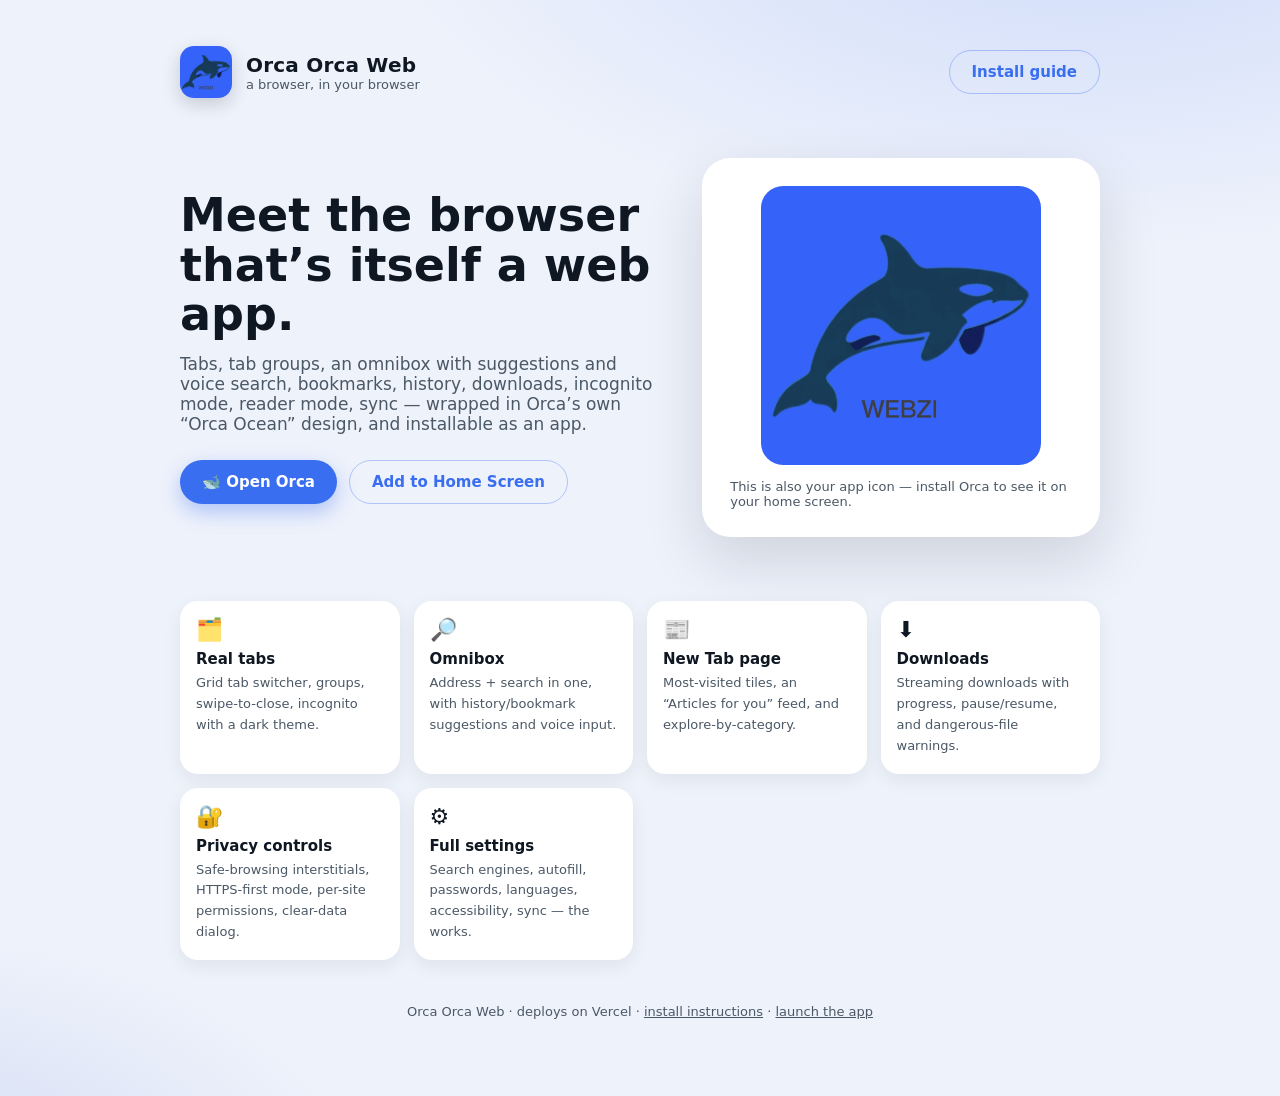
<file: index.html>
<!DOCTYPE html>
<html lang="en">
<head>
<meta charset="utf-8">
<meta name="viewport" content="width=device-width, initial-scale=1, viewport-fit=cover">
<title>Orca Orca Web — a browser in the browser</title>
<meta name="description" content="Orca Orca Web: tabbed browsing, omnibox, bookmarks, history, downloads, incognito, sync — as an installable PWA.">
<meta name="theme-color" content="#3a6ef0">
<link rel="manifest" href="/manifest.webmanifest">
<link rel="icon" type="image/png" sizes="32x32" href="/icons/favicon-32.png">
<link rel="icon" type="image/jpeg" href="/IMG_7168.jpeg">
<link rel="apple-touch-icon" href="/icons/apple-touch-icon.png">
<link rel="stylesheet" href="/css/site.css">
</head>
<body>
<div class="wrap">
  <header class="site-header">
    <img src="/IMG_7168.jpeg" alt="Orca Orca Web logo">
    <div class="names"><b>Orca Orca Web</b><span>a browser, in your browser</span></div>
    <div class="spacer"></div>
    <a class="btn ghost" href="/onboard">Install guide</a>
  </header>

  <section class="hero">
    <div>
      <h1>Meet the browser that’s itself a web app.</h1>
      <p class="lede">Tabs, tab groups, an omnibox with suggestions and voice search, bookmarks, history, downloads, incognito mode, reader mode, sync — wrapped in Orca’s own “Orca Ocean” design, and installable as an app.</p>
      <div class="cta-row">
        <a class="btn" href="/pwa">🐋 Open Orca</a>
        <a class="btn ghost" href="/onboard">Add to Home Screen</a>
      </div>
    </div>
    <figure class="logo-card" style="margin:0">
      <img src="/IMG_7168.jpeg" alt="The Orca Orca Web app icon">
      <figcaption>This is also your app icon — install Orca to see it on your home screen.</figcaption>
    </figure>
  </section>

  <div class="feat-grid">
    <div class="feat"><div class="ic">🗂️</div><b>Real tabs</b><span>Grid tab switcher, groups, swipe-to-close, incognito with a dark theme.</span></div>
    <div class="feat"><div class="ic">🔎</div><b>Omnibox</b><span>Address + search in one, with history/bookmark suggestions and voice input.</span></div>
    <div class="feat"><div class="ic">📰</div><b>New Tab page</b><span>Most-visited tiles, an “Articles for you” feed, and explore-by-category.</span></div>
    <div class="feat"><div class="ic">⬇️</div><b>Downloads</b><span>Streaming downloads with progress, pause/resume, and dangerous-file warnings.</span></div>
    <div class="feat"><div class="ic">🔐</div><b>Privacy controls</b><span>Safe-browsing interstitials, HTTPS-first mode, per-site permissions, clear-data dialog.</span></div>
    <div class="feat"><div class="ic">⚙️</div><b>Full settings</b><span>Search engines, autofill, passwords, languages, accessibility, sync — the works.</span></div>
  </div>

  <footer class="site-footer">
    <p>Orca Orca Web · deploys on Vercel · <a href="/onboard">install instructions</a> · <a href="/pwa">launch the app</a></p>
  </footer>
</div>
</body>
</html>
</file>
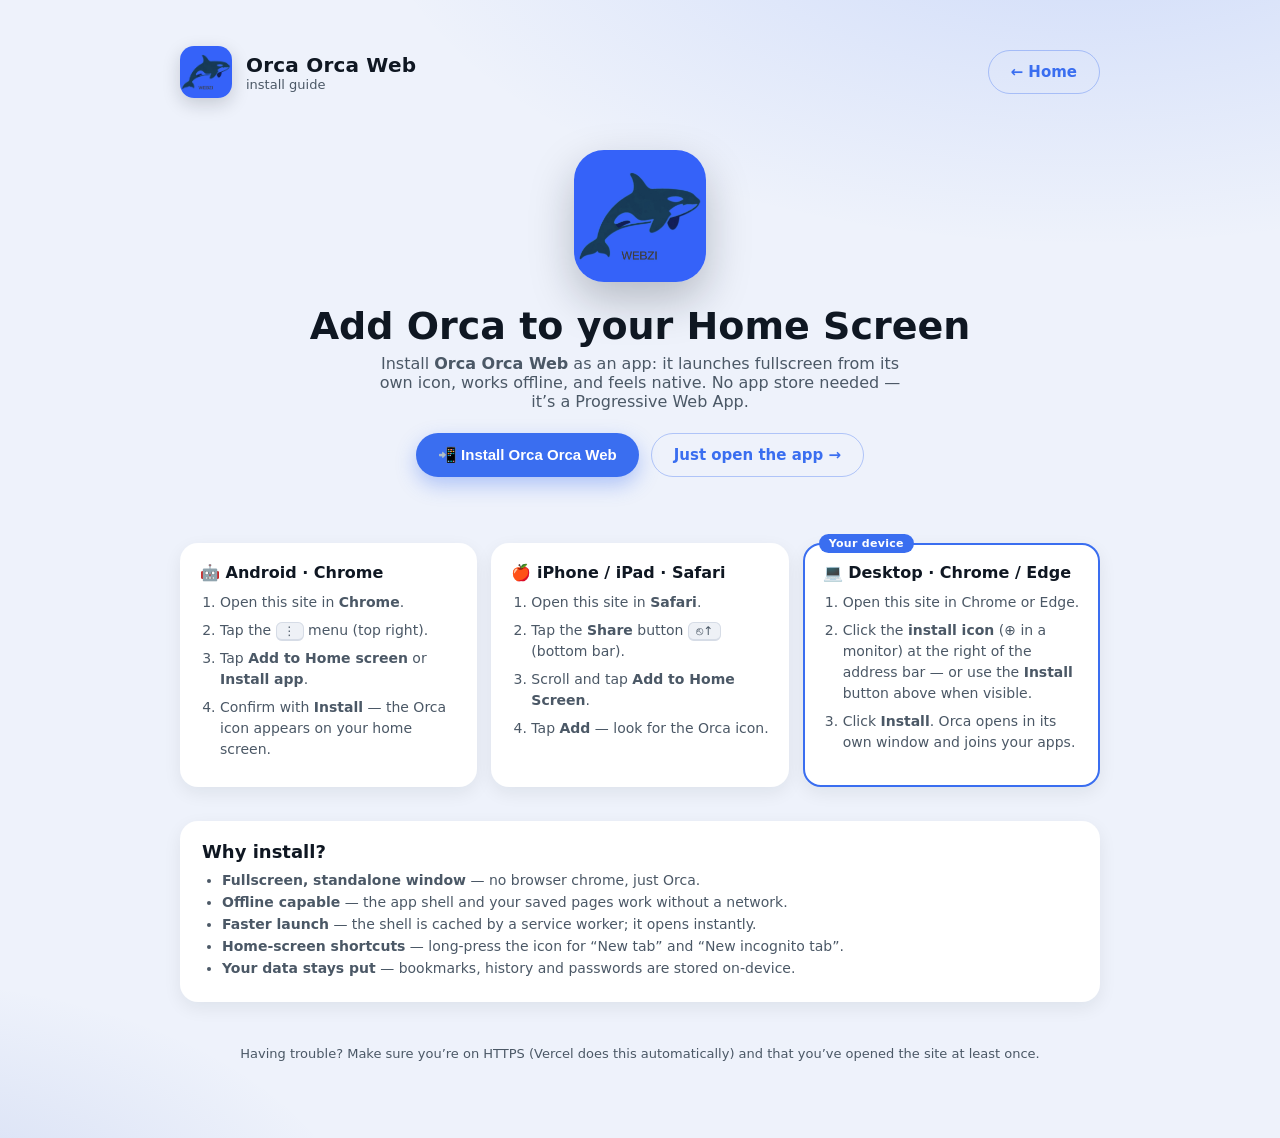
<file: onboard.html>
<!DOCTYPE html>
<html lang="en">
<head>
<meta charset="utf-8">
<meta name="viewport" content="width=device-width, initial-scale=1, viewport-fit=cover">
<title>Install Orca Orca Web — Add to Home Screen</title>
<meta name="description" content="Add Orca Orca Web to your home screen and use it like a native browser app.">
<meta name="theme-color" content="#3a6ef0">
<link rel="manifest" href="/manifest.webmanifest">
<link rel="icon" type="image/png" sizes="32x32" href="/icons/favicon-32.png">
<link rel="icon" type="image/jpeg" href="/IMG_7168.jpeg">
<link rel="apple-touch-icon" href="/icons/apple-touch-icon.png">
<meta name="mobile-web-app-capable" content="yes">
<meta name="apple-mobile-web-app-capable" content="yes">
<meta name="apple-mobile-web-app-status-bar-style" content="black-translucent">
<meta name="apple-mobile-web-app-title" content="Orca">
<link rel="stylesheet" href="/css/site.css">
</head>
<body>
<div class="wrap">
  <header class="site-header">
    <img src="/IMG_7168.jpeg" alt="Orca Orca Web logo">
    <div class="names"><b>Orca Orca Web</b><span>install guide</span></div>
    <div class="spacer"></div>
    <a class="btn ghost" href="/">← Home</a>
  </header>

  <section class="onboard-hero">
    <img class="appicon" src="/IMG_7168.jpeg" alt="Orca app icon">
    <h1>Add Orca to your Home Screen</h1>
    <p>Install <b>Orca Orca Web</b> as an app: it launches fullscreen from its own icon, works offline, and feels native. No app store needed — it’s a Progressive Web App.</p>
    <div class="install-row">
      <button class="btn" id="install-btn" hidden>📲 Install Orca Orca Web</button>
      <a class="btn ghost" href="/pwa">Just open the app →</a>
    </div>
    <div class="install-note" id="install-note"></div>
  </section>

  <div class="steps">
    <div class="step-card" data-platform="android">
      <h3>🤖 Android · Chrome</h3>
      <ol>
        <li>Open this site in <b>Chrome</b>.</li>
        <li>Tap the <kbd>⋮</kbd> menu (top right).</li>
        <li>Tap <b>Add to Home screen</b> or <b>Install app</b>.</li>
        <li>Confirm with <b>Install</b> — the Orca icon appears on your home screen.</li>
      </ol>
    </div>
    <div class="step-card" data-platform="ios">
      <h3>🍎 iPhone / iPad · Safari</h3>
      <ol>
        <li>Open this site in <b>Safari</b>.</li>
        <li>Tap the <b>Share</b> button <kbd>⎋↑</kbd> (bottom bar).</li>
        <li>Scroll and tap <b>Add to Home Screen</b>.</li>
        <li>Tap <b>Add</b> — look for the Orca icon.</li>
      </ol>
    </div>
    <div class="step-card" data-platform="desktop">
      <h3>💻 Desktop · Chrome / Edge</h3>
      <ol>
        <li>Open this site in Chrome or Edge.</li>
        <li>Click the <b>install icon</b> (⊕ in a monitor) at the right of the address bar — or use the <b>Install</b> button above when visible.</li>
        <li>Click <b>Install</b>. Orca opens in its own window and joins your apps.</li>
      </ol>
    </div>
  </div>

  <div class="why">
    <h2>Why install?</h2>
    <ul>
      <li><b>Fullscreen, standalone window</b> — no browser chrome, just Orca.</li>
      <li><b>Offline capable</b> — the app shell and your saved pages work without a network.</li>
      <li><b>Faster launch</b> — the shell is cached by a service worker; it opens instantly.</li>
      <li><b>Home-screen shortcuts</b> — long-press the icon for “New tab” and “New incognito tab”.</li>
      <li><b>Your data stays put</b> — bookmarks, history and passwords are stored on-device.</li>
    </ul>
  </div>

  <footer class="site-footer">
    <p>Having trouble? Make sure you’re on HTTPS (Vercel does this automatically) and that you’ve opened the site at least once.</p>
  </footer>
</div>
<script src="/js/onboard.js" defer></script>
</body>
</html>
</file>
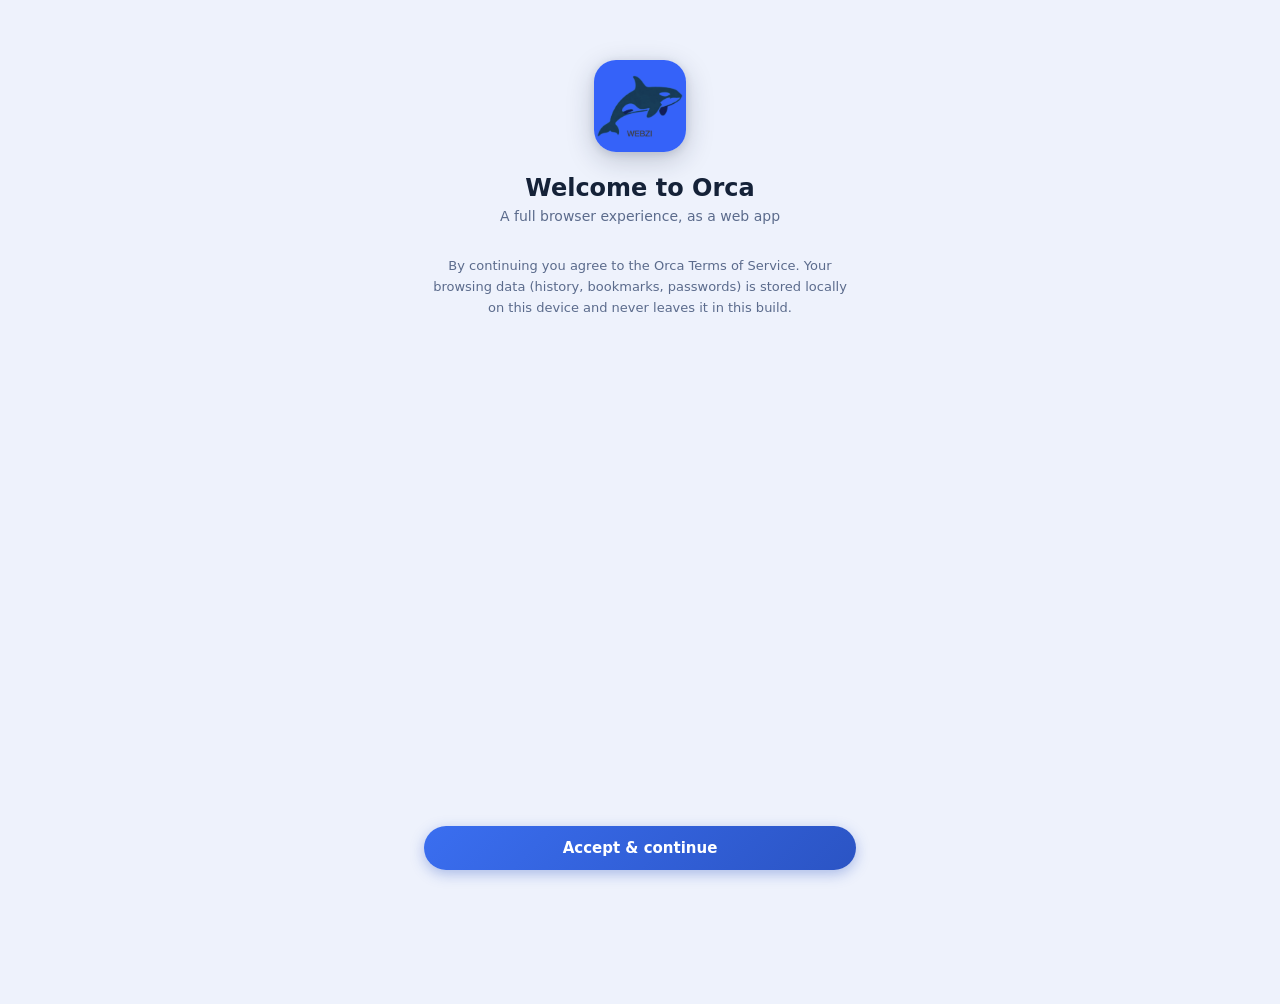
<file: pwa.html>
<!DOCTYPE html>
<html lang="en">
<head>
<meta charset="utf-8">
<meta name="viewport" content="width=device-width, initial-scale=1, viewport-fit=cover">
<title>Orca Orca Web</title>
<meta name="description" content="Orca Orca Web — a Chrome-style browser experience as an installable web app.">
<meta name="theme-color" content="#3a6ef0">
<link rel="manifest" href="/manifest.webmanifest">
<link rel="icon" type="image/png" sizes="32x32" href="/icons/favicon-32.png">
<link rel="icon" type="image/jpeg" href="/IMG_7168.jpeg">
<link rel="apple-touch-icon" href="/icons/apple-touch-icon.png">
<meta name="mobile-web-app-capable" content="yes">
<meta name="apple-mobile-web-app-capable" content="yes">
<meta name="apple-mobile-web-app-status-bar-style" content="black-translucent">
<meta name="apple-mobile-web-app-title" content="Orca">
<link rel="stylesheet" href="/css/browser.css">
</head>
<body>

<div id="splash" aria-hidden="true">
  <div class="box">
    <img src="/IMG_7168.jpeg" alt="Orca Orca Web logo">
    <div class="name">Orca Orca Web</div>
    <div class="spin"></div>
  </div>
</div>

<div id="app">
  <!-- top (or bottom) toolbar -->
  <header id="toolbar">
    <div class="toolbar-row">
      <button id="btn-home" class="tbtn" title="Home" aria-label="Home"></button>
      <button id="btn-back" class="tbtn wide-only" title="Back" aria-label="Back"></button>
      <button id="btn-fwd" class="tbtn wide-only" title="Forward" aria-label="Forward"></button>
      <button id="btn-reload" class="tbtn wide-only" title="Reload" aria-label="Reload"></button>
      <div id="omnibox">
        <button id="omni-lock" title="Page info" aria-label="Page info"></button>
        <input id="omni-input" type="text" placeholder="Search or type web address" autocomplete="off" autocapitalize="off" spellcheck="false" enterkeyhint="go" aria-label="Address and search bar">
        <button id="omni-clear" title="Clear" aria-label="Clear input"></button>
        <button id="omni-mic" title="Voice search" aria-label="Voice search"></button>
      </div>
      <button id="tab-count" title="Switch tabs" aria-label="Switch tabs"><span class="box">1</span><span class="incog-dot"></span></button>
      <button id="btn-menu" class="tbtn" title="Menu" aria-label="Menu"></button>
    </div>
    <div id="progress"><div class="bar"></div></div>
  </header>

  <!-- suggestions dropdown -->
  <div id="suggest" role="listbox" aria-label="Suggestions"></div>

  <!-- translate infobar -->
  <div id="translate-bar" class="infobar" style="display:none"></div>

  <!-- find in page -->
  <div id="findbar">
    <input id="find-input" type="text" placeholder="Find in page" aria-label="Find in page">
    <span id="find-count" class="count"></span>
    <button id="find-prev" class="tbtn" title="Previous" aria-label="Previous match"></button>
    <button id="find-next" class="tbtn" title="Next" aria-label="Next match"></button>
    <button id="find-close" class="tbtn" title="Close" aria-label="Close find"></button>
  </div>

  <!-- tab content -->
  <main id="content">
    <div id="ptr" aria-hidden="true"></div>
  </main>
  <div id="split-bar"></div>

  <!-- tab switcher -->
  <div id="switcher" role="dialog" aria-label="Tab switcher">
    <div class="sw-head">
      <div class="sw-seg">
        <button id="sw-seg-normal" class="on">Tabs</button>
        <button id="sw-seg-incog">Incognito</button>
      </div>
      <div class="spacer"></div>
      <button id="sw-menu" class="tbtn" title="Tab options" aria-label="Tab options"></button>
      <button id="sw-close" class="tbtn" title="Done" aria-label="Done"></button>
    </div>
    <div class="sw-grid" id="sw-grid"></div>
    <button id="sw-new" class="sw-new">＋ New tab</button>
  </div>

  <!-- contextual search -->
  <div id="cs-peek"><span></span></div>
  <div id="cs-panel">
    <div class="cs-head">
      <span class="q"></span>
      <button id="cs-close" class="tbtn" title="Close" aria-label="Close"></button>
    </div>
    <div class="cs-body"></div>
  </div>

  <!-- app menu -->
  <div id="menu-pop" role="menu" aria-label="Browser menu"></div>

  <!-- snackbars -->
  <div id="snacks" aria-live="polite"></div>

  <!-- overlays -->
  <div id="modal-root"></div>
  <div id="ctx-root"></div>
  <div id="tip-layer"></div>

  <!-- first-run experience -->
  <div id="fre" role="dialog" aria-label="Welcome"></div>
</div>

<script type="module" src="/js/pwa/app/main.js"></script>
<script>
  // static icon injection for toolbar buttons (mirrors utils.js ICONS)
  (function () {
    const I = {
      back: 'M20 11H7.83l5.59-5.59L12 4l-8 8 8 8 1.41-1.41L7.83 13H20v-2z',
      forward: 'M12 4l-1.41 1.41L16.17 11H4v2h12.17l-5.58 5.59L12 20l8-8-8-8z',
      reload: 'M17.65 6.35A7.95 7.95 0 0 0 12 4a8 8 0 1 0 7.73 10h-2.08A6 6 0 1 1 12 6c1.66 0 3.14.69 4.22 1.78L13 11h7V4l-2.35 2.35z',
      home: 'M10 20v-6h4v6h5v-8h3L12 3 2 12h3v8z',
      menu: 'M12 8c1.1 0 2-.9 2-2s-.9-2-2-2-2 .9-2 2 .9 2 2 2zm0 2c-1.1 0-2 .9-2 2s.9 2 2 2 2-.9 2-2-.9-2-2-2zm0 6c-1.1 0-2 .9-2 2s.9 2 2 2 2-.9 2-2-.9-2-2-2z',
      lock: 'M18 8h-1V6a5 5 0 0 0-10 0v2H6a2 2 0 0 0-2 2v10a2 2 0 0 0 2 2h12a2 2 0 0 0 2-2V10a2 2 0 0 0-2-2zm-9-2a3 3 0 0 1 6 0v2H9V6z',
      mic: 'M12 14a3 3 0 0 0 3-3V5a3 3 0 0 0-6 0v6a3 3 0 0 0 3 3zm5-3a5 5 0 0 1-10 0H5a7 7 0 0 0 6 6.92V21h2v-3.08A7 7 0 0 0 19 11h-2z',
      close: 'M19 6.41 17.59 5 12 10.59 6.41 5 5 6.41 10.59 12 5 17.59 6.41 19 12 13.41 17.59 19 19 17.59 13.41 12z',
      down: 'M7.41 8.59 12 13.17l4.59-4.58L18 10l-6 6-6-6 1.41-1.41z',
      up: 'M7.41 15.41 12 10.83l4.59 4.58L18 14l-6-6-6 6 1.41 1.41z',
      incognito: 'M12 2a9 9 0 0 0-9 9 8.94 8.94 0 0 0 .5 2.9L3 15.5V17a2 2 0 0 0 2 2h14a2 2 0 0 0 2-2v-1.5l-.5-1.6A8.94 8.94 0 0 0 21 11a9 9 0 0 0-9-9zM7 14a2.5 2.5 0 1 1 2.5-2.5A2.5 2.5 0 0 1 7 14zm10 0a2.5 2.5 0 1 1 2.5-2.5A2.5 2.5 0 0 1 17 14z',
      search: 'M15.5 14h-.79l-.28-.27a6.5 6.5 0 1 0-.7.7l.27.28v.79l5 4.99L20.49 19l-4.99-5zm-6 0A4.5 4.5 0 1 1 14 9.5 4.5 4.5 0 0 1 9.5 14z',
      refresh: 'M17.65 6.35A7.95 7.95 0 0 0 12 4a8 8 0 1 0 7.73 10h-2.08A6 6 0 1 1 12 6c1.66 0 3.14.69 4.22 1.78L13 11h7V4l-2.35 2.35z',
    };
    const set = (id, name) => {
      const n = document.getElementById(id);
      if (n) n.innerHTML = '<svg viewBox="0 0 24 24"><path d="' + I[name] + '"/></svg>';
    };
    set('btn-home', 'home'); set('btn-back', 'back'); set('btn-fwd', 'forward');
    set('btn-reload', 'reload'); set('btn-menu', 'menu'); set('omni-lock', 'lock');
    set('omni-clear', 'close'); set('omni-mic', 'mic');
    set('find-prev', 'up'); set('find-next', 'down'); set('find-close', 'close');
    set('sw-menu', 'menu'); set('sw-close', 'close'); set('cs-close', 'close');
    const ptr = document.getElementById('ptr');
    if (ptr) ptr.innerHTML = '<svg viewBox="0 0 24 24"><path d="' + I.refresh + '"/></svg>';
    const dot = document.querySelector('#tab-count .incog-dot');
    if (dot) dot.innerHTML = '<svg viewBox="0 0 24 24"><path d="' + I.incognito + '"/></svg>';
    const peek = document.getElementById('cs-peek');
    if (peek) peek.insertAdjacentHTML('afterbegin', '<svg viewBox="0 0 24 24" style="width:16px;height:16px;fill:var(--accent)"><path d="' + I.search + '"/></svg>');
  })();
</script>
</body>
</html>
</file>
<file: css/site.css>
/* Orca Orca Web — landing & onboarding pages */
:root {
  --brand: #3a6ef0;
  --brand-dark: #2b54c4;
  --ink: #0f1722;
  --ink-soft: #4b5866;
  --card: #ffffff;
  --bg: #eef2fb;
  --ring: rgba(58, 110, 240, .35);
  --radius: 18px;
}
* { box-sizing: border-box; }
html, body { margin: 0; padding: 0; }
body {
  font-family: Roboto, "Segoe UI", system-ui, -apple-system, Arial, sans-serif;
  color: var(--ink);
  background:
    radial-gradient(1200px 600px at 85% -10%, rgba(58, 110, 240, .18), transparent 60%),
    radial-gradient(900px 500px at -10% 110%, rgba(43, 84, 196, .16), transparent 55%),
    var(--bg);
  min-height: 100dvh;
}
a { color: var(--brand); text-decoration: none; }
a:hover { text-decoration: underline; }

.wrap { max-width: 960px; margin: 0 auto; padding: 28px 20px 64px; }

.site-header {
  display: flex; align-items: center; gap: 14px; padding: 18px 0;
}
.site-header img { width: 52px; height: 52px; border-radius: 14px; box-shadow: 0 6px 18px rgba(15, 23, 34, .18); }
.site-header .names { display: flex; flex-direction: column; }
.site-header .names b { font-size: 20px; letter-spacing: .2px; }
.site-header .names span { font-size: 13px; color: var(--ink-soft); }
.site-header .spacer { flex: 1; }

.btn {
  display: inline-flex; align-items: center; gap: 8px;
  background: var(--brand); color: #fff; border: 0; border-radius: 999px;
  padding: 12px 22px; font-size: 15px; font-weight: 600; cursor: pointer;
  box-shadow: 0 8px 20px rgba(58, 110, 240, .35);
  transition: transform .12s ease, box-shadow .12s ease, background .12s ease;
}
.btn:hover { background: var(--brand-dark); text-decoration: none; transform: translateY(-1px); }
.btn:active { transform: translateY(0) scale(.98); }
.btn.ghost {
  background: transparent; color: var(--brand); box-shadow: none;
  border: 1.5px solid var(--ring);
}
.btn.ghost:hover { background: rgba(58, 110, 240, .08); }
.btn[disabled] { opacity: .55; cursor: not-allowed; }

.hero {
  display: grid; grid-template-columns: 1.1fr .9fr; gap: 36px; align-items: center;
  padding: 42px 0 30px;
}
@media (max-width: 820px) { .hero { grid-template-columns: 1fr; } }
.hero h1 { font-size: clamp(30px, 5vw, 46px); line-height: 1.08; margin: 0 0 14px; }
.hero p.lede { font-size: 17px; color: var(--ink-soft); margin: 0 0 26px; max-width: 46ch; }
.hero .cta-row { display: flex; gap: 12px; flex-wrap: wrap; }
.hero .logo-card {
  background: var(--card); border-radius: 28px; padding: 28px;
  box-shadow: 0 24px 60px rgba(15, 23, 34, .14);
  display: grid; place-items: center; gap: 14px;
}
.hero .logo-card img { width: min(280px, 70vw); border-radius: 22px; }
.hero .logo-card figcaption { font-size: 13px; color: var(--ink-soft); }

.feat-grid { display: grid; grid-template-columns: repeat(auto-fill, minmax(210px, 1fr)); gap: 14px; margin-top: 34px; }
.feat {
  background: var(--card); border-radius: var(--radius); padding: 16px 16px 18px;
  box-shadow: 0 6px 18px rgba(15, 23, 34, .07);
}
.feat .ic { font-size: 22px; }
.feat b { display: block; margin: 8px 0 4px; font-size: 15px; }
.feat span { font-size: 13px; color: var(--ink-soft); line-height: 1.45; }

/* ---- Onboarding ---- */
.onboard-hero { text-align: center; padding: 34px 0 10px; }
.onboard-hero img.appicon { width: 132px; height: 132px; border-radius: 30px; box-shadow: 0 18px 44px rgba(15, 23, 34, .25); }
.onboard-hero h1 { margin: 18px 0 6px; font-size: clamp(26px, 4.6vw, 38px); }
.onboard-hero p { margin: 0 auto 22px; max-width: 52ch; color: var(--ink-soft); font-size: 16px; }
.install-row { display: flex; gap: 12px; justify-content: center; flex-wrap: wrap; margin-bottom: 8px; }
.install-note { font-size: 13px; color: var(--ink-soft); min-height: 18px; }

.steps { display: grid; grid-template-columns: repeat(auto-fit, minmax(250px, 1fr)); gap: 14px; margin-top: 30px; }
.step-card {
  background: var(--card); border-radius: var(--radius); padding: 18px;
  box-shadow: 0 6px 18px rgba(15, 23, 34, .07); border: 2px solid transparent;
}
.step-card.recommended { border-color: var(--brand); position: relative; }
.step-card.recommended::before {
  content: "Your device"; position: absolute; top: -11px; left: 14px;
  background: var(--brand); color: #fff; font-size: 11px; font-weight: 700;
  padding: 3px 10px; border-radius: 999px; letter-spacing: .3px;
}
.step-card h3 { margin: 0 0 10px; font-size: 16px; display: flex; align-items: center; gap: 8px; }
.step-card ol { margin: 0; padding-left: 20px; font-size: 14px; color: var(--ink-soft); }
.step-card li { margin: 7px 0; line-height: 1.5; }
.step-card kbd {
  background: #eef1f6; border: 1px solid #d6dce6; border-bottom-width: 2px;
  padding: 1px 7px; border-radius: 6px; font-size: 12px; font-family: inherit;
}
.why { margin-top: 34px; background: var(--card); border-radius: var(--radius); padding: 20px 22px; box-shadow: 0 6px 18px rgba(15, 23, 34, .07); }
.why h2 { margin: 0 0 10px; font-size: 18px; }
.why ul { margin: 0; padding-left: 20px; color: var(--ink-soft); font-size: 14px; }
.why li { margin: 6px 0; }

.site-footer { margin-top: 44px; text-align: center; color: var(--ink-soft); font-size: 13px; }
.site-footer a { color: var(--ink-soft); text-decoration: underline; }

@media (prefers-color-scheme: dark) {
  :root { --ink: #e8ebf0; --ink-soft: #9aa7b8; --card: #161d29; --bg: #0b111c; --ring: rgba(120, 160, 255, .4); }
  .step-card kbd { background: #232c3c; border-color: #303b4f; }
  .btn.ghost { color: #9db9ff; }
  a { color: #9db9ff; }
}
</file>
<file: css/browser.css>
/* ============================================================
   Orca Orca Web — browser UI in the “Orca Ocean” design language
   (feature set adapted from Chromium Android; visuals are ours)
   ============================================================ */
:root {
  /* brand: orca-on-blue from IMG_7168 */
  --brand: #3a6ef0;
  --brand-deep: #2b54c4;
  --brand-ink: #16233f;
  --aqua: #23c4d8;

  --bar: linear-gradient(135deg, #3a6ef0 0%, #2f5bd8 55%, #2748b8 100%);
  --bar-ink: #ffffff;
  --pill: rgba(255, 255, 255, .97);
  --pill-ink: #16233f;
  --pill-soft: #5b6b8c;
  --bg: #eef2fc;
  --page: #ffffff;
  --ink: #152238;
  --soft: #5b6b8c;
  --hairline: #dce4f5;
  --accent: #3a6ef0;
  --accent-ink: #2b54c4;
  --sheet: #ffffff;
  --sheet-ink: #152238;
  --hover: rgba(43, 84, 196, .08);
  --active: rgba(43, 84, 196, .16);
  --snack: #16233f;
  --snack-ink: #eaf0ff;
  --danger: #e5484d;
  --warn: #e8930c;
  --ok: #18a058;
  --switcher-bg: linear-gradient(180deg, #dfe8fb 0%, #cfdcf8 100%);
  --card: #ffffff;
  --radius: 14px;
  --shadow-1: 0 1px 2px rgba(22, 35, 63, .08), 0 4px 14px rgba(43, 84, 196, .10);
  --shadow-2: 0 8px 28px rgba(22, 35, 63, .22), 0 2px 8px rgba(22, 35, 63, .12);
  --tint: var(--bar);
  font-size: 16px;
}
html.dark {
  --bar: linear-gradient(135deg, #14213d 0%, #101a31 60%, #0d1628 100%);
  --bar-ink: #e6ecf8;
  --pill: #1d2a45;
  --pill-ink: #e6ecf8;
  --pill-soft: #8fa0c0;
  --bg: #0b1220;
  --page: #0f1828;
  --ink: #e6ecf8;
  --soft: #8fa0c0;
  --hairline: #223252;
  --accent: #6f9bff;
  --accent-ink: #8fb3ff;
  --sheet: #17233c;
  --sheet-ink: #e6ecf8;
  --hover: rgba(143, 179, 255, .10);
  --active: rgba(143, 179, 255, .20);
  --snack: #263656;
  --switcher-bg: linear-gradient(180deg, #0b1220 0%, #0d1628 100%);
  --card: #14203a;
  --shadow-1: 0 1px 2px rgba(0, 0, 0, .5), 0 4px 14px rgba(0, 0, 0, .35);
  --shadow-2: 0 8px 28px rgba(0, 0, 0, .55), 0 2px 8px rgba(0, 0, 0, .4);
}
/* Incognito: midnight sea — always dark */
html.incog {
  --bar: linear-gradient(135deg, #191c2b 0%, #101322 100%);
  --bar-ink: #e8eaf4;
  --pill: #262b3f;
  --pill-ink: #e8eaf4;
  --pill-soft: #9aa3c0;
  --bg: #0d1020;
  --page: #12152a;
  --ink: #e8eaf4;
  --soft: #9aa3c0;
  --hairline: #2a3050;
  --accent: #8fb3ff;
  --accent-ink: #a5c1ff;
  --sheet: #1b2036;
  --sheet-ink: #e8eaf4;
  --hover: rgba(165, 193, 255, .10);
  --active: rgba(165, 193, 255, .2);
  --switcher-bg: linear-gradient(180deg, #0d1020, #090b16);
  --card: #1b2036;
}

* { box-sizing: border-box; -webkit-tap-highlight-color: transparent; }
html, body { height: 100%; margin: 0; overscroll-behavior: none; overflow: hidden; }
body {
  font-family: Roboto, "Segoe UI", system-ui, -apple-system, Arial, sans-serif;
  background: var(--bg); color: var(--ink);
  overflow: hidden; user-select: none;
}
body::before { /* faint ocean glow behind everything */
  content: ""; position: fixed; inset: 0; pointer-events: none; z-index: 0;
  background:
    radial-gradient(700px 300px at 80% -60px, rgba(58, 110, 240, .14), transparent 60%),
    radial-gradient(600px 260px at 0% 110%, rgba(35, 196, 216, .12), transparent 55%);
}
#app { position: relative; z-index: 1; }
html.dark body::before, html.incog body::before { opacity: .4; }
button { font-family: inherit; }
input, textarea, select { font-family: inherit; user-select: text; }

#app { height: 100dvh; display: flex; flex-direction: column; position: relative; }
#app.toolbar-bottom #toolbar { order: 3; border-top: 1px solid var(--hairline); border-bottom: 0; }
#app.toolbar-bottom #content { order: 1; }
#app.toolbar-bottom #findbar { order: 2; }
#app.toolbar-bottom .infobar-slot { order: 2; }

/* ---------------- Splash ---------------- */
#splash {
  position: fixed; inset: 0; z-index: 400; display: grid; place-items: center;
  background: #3a6ef0; color: #fff; transition: opacity .45s ease, visibility .45s;
}
#splash.gone { opacity: 0; visibility: hidden; pointer-events: none; }
#splash .box { display: grid; place-items: center; gap: 18px; animation: pop .5s ease; }
#splash img { width: 118px; height: 118px; border-radius: 28px; box-shadow: 0 20px 50px rgba(0,0,0,.3); }
#splash .name { font-size: 24px; font-weight: 700; letter-spacing: .3px; }
#splash .spin { width: 26px; height: 26px; border-radius: 50%; border: 3px solid rgba(255,255,255,.35); border-top-color: #fff; animation: rot 1s linear infinite; }
@keyframes rot { to { transform: rotate(360deg); } }
@keyframes pop { from { transform: scale(.85); opacity: 0; } }

/* ---------------- Toolbar ---------------- */
#toolbar {
  position: relative; z-index: 60; background: var(--tint);
  box-shadow: 0 2px 12px rgba(22, 35, 63, .18);
  transition: transform .25s ease, background .25s ease;
}
#toolbar.hidden-up { transform: translateY(-100%); position: absolute; left: 0; right: 0; top: 0; }
#app.toolbar-bottom #toolbar.hidden-up { transform: translateY(100%); top: auto; bottom: 0; }
.toolbar-row { display: flex; align-items: center; gap: 4px; padding: 8px 8px; }

.tbtn {
  width: 42px; height: 42px; flex: 0 0 auto; border: 0; background: transparent;
  border-radius: 50%; display: inline-grid; place-items: center; cursor: pointer;
  color: var(--bar-ink); position: relative;
}
.tbtn:hover { background: rgba(255, 255, 255, .16); }
.tbtn:active { background: rgba(255, 255, 255, .28); }
.tbtn[disabled] { opacity: .4; pointer-events: none; }
.tbtn svg { width: 22px; height: 22px; fill: currentColor; }
/* buttons inside sheets/pages keep ink color */
.ipage .tbtn, .sheet .tbtn, .modal .tbtn, #switcher .tbtn, #findbar .tbtn, .infobar .tbtn { color: var(--soft); }
.ipage .tbtn:hover, .sheet .tbtn:hover, .modal .tbtn:hover, #switcher .tbtn:hover, #findbar .tbtn:hover { background: var(--hover); }

/* tab counter — rounded square with number */
#tab-count {
  width: 40px; height: 42px; border-radius: 12px; font-weight: 700; font-size: 15px;
  display: inline-grid; place-items: center; border: 0; background: transparent; cursor: pointer;
  color: var(--bar-ink);
}
#tab-count:hover { background: rgba(255, 255, 255, .16); }
#tab-count .box {
  min-width: 24px; height: 24px; padding: 0 3px; border: 2px solid var(--bar-ink);
  border-radius: 8px; display: grid; place-items: center; font-size: 13px; line-height: 1;
}
#tab-count .incog-dot {
  position: absolute; top: 4px; right: 4px; width: 15px; height: 15px; border-radius: 50%;
  background: #101322; border: 1.5px solid #e8eaf4; display: none; place-items: center;
}
html.incog #tab-count .incog-dot { display: grid; }
#tab-count .incog-dot svg { width: 10px; height: 10px; fill: #e8eaf4; }

/* omnibox pill */
#omnibox {
  flex: 1 1 auto; min-width: 0; height: 42px; background: var(--pill); color: var(--pill-ink);
  border-radius: 999px; display: flex; align-items: center; gap: 2px; padding: 0 6px 0 10px;
  box-shadow: 0 2px 8px rgba(22, 35, 63, .16);
}
#omnibox.focused { box-shadow: 0 0 0 2px rgba(35, 196, 216, .65), 0 2px 10px rgba(22, 35, 63, .2); }
#omni-lock { width: 26px; height: 26px; border: 0; background: transparent; border-radius: 50%;
  display: grid; place-items: center; cursor: pointer; color: var(--pill-soft); flex: 0 0 auto; }
#omni-lock:hover { background: var(--hover); }
#omni-lock svg { width: 16px; height: 16px; fill: currentColor; }
#omni-lock.secure { color: var(--pill-soft); }
#omni-lock.insecure { color: var(--warn); }
#omni-input {
  flex: 1 1 auto; min-width: 0; border: 0; outline: 0; background: transparent;
  color: var(--pill-ink); font-size: 15.5px; height: 100%;
}
#omni-input::placeholder { color: var(--pill-soft); }
#omni-mic, #omni-clear {
  width: 34px; height: 34px; border: 0; background: transparent; border-radius: 50%;
  display: grid; place-items: center; cursor: pointer; color: var(--pill-soft); flex: 0 0 auto;
}
#omni-mic:hover, #omni-clear:hover { background: var(--hover); }
#omni-mic svg, #omni-clear svg { width: 18px; height: 18px; fill: currentColor; }
#omni-mic.listening { color: #d93025; animation: pulse 1s ease infinite; }
@keyframes pulse { 50% { transform: scale(1.18); } }

/* progress bar under toolbar */
#progress {
  position: absolute; left: 0; right: 0; bottom: -1px; height: 3px; z-index: 5;
  background: transparent; overflow: hidden; pointer-events: none;
}
#progress .bar {
  height: 100%; width: 0%; background: linear-gradient(90deg, var(--aqua), #8fd8ff);
  border-radius: 0 3px 3px 0;
  box-shadow: 0 0 8px rgba(35, 196, 216, .8);
  transition: width .25s ease, opacity .35s ease;
}

/* ---------------- Suggestions ---------------- */
#suggest {
  position: absolute; left: 0; right: 0; top: 59px; z-index: 55; background: var(--sheet);
  border-bottom: 1px solid var(--hairline); box-shadow: var(--shadow-2);
  max-height: 62dvh; overflow-y: auto; display: none;
}
#app.toolbar-bottom #suggest { top: auto; bottom: 59px; border-bottom: 0; border-top: 1px solid var(--hairline); }
#suggest.open { display: block; }
#suggest .sec {
  padding: 10px 16px 4px; font-size: 12px; font-weight: 700; color: var(--soft);
  text-transform: uppercase; letter-spacing: .5px;
}
.sug {
  display: flex; align-items: center; gap: 12px; padding: 11px 16px; cursor: pointer;
}
.sug:hover, .sug.sel { background: var(--hover); }
.sug .s-ic { width: 20px; height: 20px; flex: 0 0 auto; display: grid; place-items: center; color: var(--soft); }
.sug .s-ic svg { width: 18px; height: 18px; fill: currentColor; }
.sug .s-ic img { width: 16px; height: 16px; border-radius: 3px; }
.sug .s-main { flex: 1 1 auto; min-width: 0; }
.sug .s-title { font-size: 14.5px; white-space: nowrap; overflow: hidden; text-overflow: ellipsis; }
.sug .s-sub { font-size: 12px; color: var(--soft); white-space: nowrap; overflow: hidden; text-overflow: ellipsis; }
.sug .s-fill { flex: 0 0 auto; width: 34px; height: 34px; border: 0; background: transparent; border-radius: 50%;
  display: grid; place-items: center; color: var(--soft); cursor: pointer; }
.sug .s-fill:hover { background: var(--active); }
.sug .s-fill svg { width: 16px; height: 16px; fill: currentColor; transform: rotate(-45deg); }

/* ---------------- Content ---------------- */
#content { flex: 1 1 auto; position: relative; overflow: hidden; background: var(--page); }
.tab-view { position: absolute; inset: 0; display: none; background: var(--page); }
.tab-view.active { display: flex; flex-direction: column; }
.tab-view > iframe.webframe {
  flex: 1 1 auto; border: 0; width: 100%; height: 100%; background: #fff;
}
.tab-view.desktop-mode > iframe.webframe { /* desktop-site simulation: wider layout viewport */
  width: 1200px; max-width: none; transform-origin: top left;
}
html.site-dark .tab-view > iframe.webframe { filter: invert(.92) hue-rotate(180deg) saturate(.8); }
.scroll-host { flex: 1 1 auto; overflow-y: auto; overscroll-behavior: contain; -webkit-overflow-scrolling: touch; }

/* split view */
#content.split { display: flex; }
#content.split .tab-view.active { position: relative; inset: auto; flex: 1 1 50%; }
#content.split .tab-view.split-secondary { display: flex; position: relative; inset: auto; flex: 1 1 50%; border-left: 2px solid var(--hairline); }
#split-bar {
  display: none; align-items: center; gap: 4px; padding: 4px 10px; background: var(--sheet);
  border-top: 1px solid var(--hairline); font-size: 12.5px; color: var(--soft);
}
#content.split ~ #split-bar { display: flex; }

/* ---------------- Infobars (translate / find / save-password) ---------------- */
.infobar {
  display: flex; align-items: center; gap: 10px; padding: 8px 12px;
  background: var(--sheet); border-bottom: 1px solid var(--hairline); font-size: 13.5px;
  z-index: 40; position: relative;
}
.infobar .grow { flex: 1 1 auto; min-width: 0; overflow: hidden; text-overflow: ellipsis; white-space: nowrap; }
.infobar select { max-width: 120px; }
.infobar .ibtn { border: 0; background: transparent; color: var(--accent-ink); font-weight: 600;
  padding: 8px 10px; border-radius: 8px; cursor: pointer; font-size: 13px; }
.infobar .ibtn:hover { background: var(--hover); }
.infobar .x { color: var(--soft); }

#findbar {
  display: none; align-items: center; gap: 4px; padding: 6px 10px;
  background: var(--sheet); border-bottom: 1px solid var(--hairline); z-index: 45; position: relative;
}
#findbar.open { display: flex; }
#findbar input {
  flex: 1 1 auto; min-width: 0; border: 0; outline: 0; background: transparent;
  font-size: 14.5px; color: var(--sheet-ink); height: 34px;
}
#findbar .count { font-size: 12.5px; color: var(--soft); min-width: 44px; text-align: center; }
mark.orca-hl { background: #a9ecf5; color: #0c2430; border-radius: 3px; padding: 0 1px; }
mark.orca-hl.cur { background: #23c4d8; color: #06222a; }

/* ---------------- NTP ---------------- */
.ntp { min-height: 100%; display: flex; flex-direction: column; align-items: stretch; padding: 0 0 40px; }
.ntp.incog-ntp { align-items: center; justify-content: center; text-align: center; padding: 40px 28px; color: var(--ink); }
.ntp.incog-ntp svg { width: 74px; height: 74px; fill: var(--soft); }
.ntp.incog-ntp h2 { font-size: 22px; font-weight: 500; margin: 18px 0 8px; }
.ntp.incog-ntp p { color: var(--soft); font-size: 14px; max-width: 46ch; line-height: 1.6; }
.ntp-head {
  padding: 46px 22px 16px; display: grid; justify-items: center; gap: 22px;
  background:
    radial-gradient(120% 150% at 50% -40%, rgba(58, 110, 240, .16) 0%, rgba(35, 196, 216, .07) 45%, transparent 70%);
}
html.dark .ntp-head, html.incog .ntp-head {
  background: radial-gradient(120% 150% at 50% -40%, rgba(58, 110, 240, .22) 0%, transparent 65%);
}
.ntp-logo { display: flex; align-items: center; gap: 12px; font-size: 28px; font-weight: 800; letter-spacing: .2px; }
.ntp-logo span {
  background: linear-gradient(120deg, var(--brand) 10%, var(--aqua) 90%);
  -webkit-background-clip: text; background-clip: text; -webkit-text-fill-color: transparent;
}
html.dark .ntp-logo span, html.incog .ntp-logo span {
  background: linear-gradient(120deg, #8fb3ff, #6fdcef);
  -webkit-background-clip: text; background-clip: text; -webkit-text-fill-color: transparent;
}
.ntp-logo img { width: 46px; height: 46px; border-radius: 13px; box-shadow: 0 6px 18px rgba(43, 84, 196, .35); }
.ntp-search {
  width: min(680px, 100%); display: flex; align-items: center; gap: 4px;
  background: var(--pill); border-radius: 999px; padding: 4px 8px 4px 16px;
  box-shadow: 0 4px 16px rgba(43, 84, 196, .16); cursor: text; height: 48px;
}
html.dark .ntp-search, html.incog .ntp-search { box-shadow: 0 4px 16px rgba(0, 0, 0, .4); }
.ntp-search input { flex: 1; border: 0; outline: 0; background: transparent; font-size: 15.5px; color: var(--pill-ink); height: 100%; }
.ntp-search .tbtn { width: 38px; height: 38px; color: var(--pill-soft); }
.ntp-tiles {
  display: grid; grid-template-columns: repeat(auto-fill, minmax(84px, 1fr));
  gap: 6px; padding: 18px 22px 6px; width: min(760px, 100%); margin: 0 auto;
}
.tile {
  display: grid; justify-items: center; gap: 8px; padding: 12px 4px; border-radius: 14px;
  cursor: pointer; position: relative; border: 0; background: transparent; color: var(--ink);
}
.tile:hover { background: var(--hover); }
.tile .t-ic {
  width: 48px; height: 48px; border-radius: 50%; display: grid; place-items: center;
  background: var(--pill); box-shadow: 0 3px 10px rgba(43, 84, 196, .16);
  font-weight: 700; font-size: 18px; overflow: hidden;
}
.tile .t-ic img { width: 24px; height: 24px; }
.tile .t-name { font-size: 12px; color: var(--soft); max-width: 84px; overflow: hidden; text-overflow: ellipsis; white-space: nowrap; }
.tile .t-x {
  position: absolute; top: 4px; right: 4px; width: 22px; height: 22px; border-radius: 50%;
  border: 0; background: var(--sheet); color: var(--soft); display: none; place-items: center;
  box-shadow: var(--shadow-1); cursor: pointer; font-size: 13px;
}
.tile:hover .t-x { display: grid; }
.tile.add .t-ic { color: var(--soft); font-size: 24px; font-weight: 400; }

/* feed */
.feed { width: min(760px, 100%); margin: 10px auto 0; padding: 0 16px; }
.feed-h { display: flex; align-items: center; padding: 14px 4px 8px; }
.feed-h b { font-size: 16px; }
.feed-h .spacer { flex: 1; }
.feed-h button { border: 0; background: transparent; color: var(--accent-ink); font-weight: 600; cursor: pointer; padding: 6px 8px; border-radius: 8px; }
.fcard {
  background: var(--card); border-radius: var(--radius); margin: 0 0 12px; overflow: hidden;
  box-shadow: var(--shadow-1); cursor: pointer; text-align: left; border: 0; padding: 0; width: 100%;
  color: var(--ink); display: block;
}
.fcard .f-thumb { height: 130px; display: grid; place-items: center; font-size: 44px; color: #fff; }
.fcard .f-body { padding: 12px 14px 14px; }
.fcard .f-title { font-size: 15.5px; font-weight: 600; line-height: 1.35; }
.fcard .f-meta { display: flex; align-items: center; gap: 8px; margin-top: 8px; font-size: 12px; color: var(--soft); }
.fcard .f-meta .spacer { flex: 1; }
.fcard .f-meta button { border: 0; background: transparent; color: var(--soft); cursor: pointer; border-radius: 50%; width: 30px; height: 30px; display: grid; place-items: center; }
.fcard .f-meta button:hover { background: var(--hover); }
.fcard.sponsored .f-body::after { content: "Sponsored"; font-size: 10px; color: var(--soft); }

/* explore */
.explore { width: min(760px, 100%); margin: 6px auto 0; padding: 0 16px; }
.explore .cat { margin: 10px 0 4px; font-size: 13px; font-weight: 700; color: var(--soft); text-transform: uppercase; letter-spacing: .4px; }
.explore .row { display: flex; flex-wrap: wrap; gap: 8px; }
.chip {
  display: inline-flex; align-items: center; gap: 8px; border: 1px solid var(--hairline);
  background: var(--pill); color: var(--ink); border-radius: 999px; padding: 8px 14px;
  font-size: 13px; cursor: pointer;
}
.chip:hover { background: var(--hover); }
.chip img { width: 16px; height: 16px; border-radius: 3px; }

/* ---------------- Internal pages (bookmarks/history/settings…) ---------------- */
.ipage { min-height: 100%; background: var(--bg); color: var(--ink); }
.ipage .ip-head {
  padding: 18px 18px 12px; display: flex; align-items: center; gap: 12px; flex-wrap: wrap;
}
.ipage .ip-head h1 { font-size: 20px; font-weight: 500; margin: 0; flex: 1 1 auto; }
.ipage .ip-search {
  display: flex; align-items: center; gap: 8px; background: var(--pill); border-radius: 999px;
  padding: 0 14px; height: 40px; box-shadow: inset 0 0 0 1px var(--hairline); flex: 1 1 220px; max-width: 420px;
}
.ipage .ip-search input { flex: 1; border: 0; outline: 0; background: transparent; height: 100%; font-size: 14px; color: var(--pill-ink); }
.ipage .ip-body { padding: 0 10px 60px; }
.ip-sec-h { padding: 16px 10px 6px; font-size: 13px; font-weight: 700; color: var(--soft); }
.ip-card { background: var(--card); border-radius: var(--radius); margin: 8px 6px; box-shadow: var(--shadow-1); overflow: hidden; }
.irow {
  display: flex; align-items: center; gap: 14px; padding: 13px 16px; cursor: pointer;
  border: 0; background: transparent; width: 100%; text-align: left; color: var(--ink); font-size: 14.5px;
}
.irow:hover { background: var(--hover); }
.irow + .irow { border-top: 1px solid var(--hairline); }
.irow .r-ic { width: 22px; height: 22px; flex: 0 0 auto; display: grid; place-items: center; color: var(--soft); }
.irow .r-ic svg { width: 20px; height: 20px; fill: currentColor; }
.irow .r-ic img { width: 18px; height: 18px; border-radius: 3px; }
.irow .r-ic .letter { width: 22px; height: 22px; border-radius: 6px; display: grid; place-items: center; font-size: 12px; font-weight: 700; color: #fff; }
.irow .r-main { flex: 1 1 auto; min-width: 0; }
.irow .r-title { font-size: 14.5px; overflow: hidden; text-overflow: ellipsis; white-space: nowrap; }
.irow .r-sub { font-size: 12.5px; color: var(--soft); overflow: hidden; text-overflow: ellipsis; white-space: nowrap; margin-top: 2px; }
.irow .r-end { flex: 0 0 auto; display: flex; align-items: center; gap: 4px; color: var(--soft); font-size: 12.5px; }
.irow .chev { color: var(--soft); }
svg.chev { width: 20px; height: 20px; fill: var(--soft); flex: 0 0 auto; }
.ntp-search > span > svg, .ip-search > svg { width: 19px; height: 19px; fill: var(--pill-soft); flex: 0 0 auto; }
.infobar > svg { width: 18px; height: 18px; fill: var(--soft); flex: 0 0 auto; }
.sh-title > svg { width: 20px; height: 20px; fill: var(--soft); }
.ibtn-sm {
  border: 0; background: transparent; color: var(--accent-ink); font-weight: 600; cursor: pointer;
  padding: 7px 10px; border-radius: 8px; font-size: 13px;
}
.ibtn-sm:hover { background: var(--hover); }
.ibtn-sm.danger { color: var(--danger); }
.iempty { padding: 46px 20px; text-align: center; color: var(--soft); font-size: 14px; }
.iempty .big { font-size: 40px; margin-bottom: 10px; }

/* toggle switch (material) */
.sw { position: relative; width: 36px; height: 20px; flex: 0 0 auto; }
.sw input { opacity: 0; width: 100%; height: 100%; margin: 0; position: absolute; cursor: pointer; z-index: 2; }
.sw .tr { position: absolute; inset: 0; border-radius: 999px; background: var(--hairline); transition: background .15s; }
.sw .th { position: absolute; top: 2px; left: 2px; width: 16px; height: 16px; border-radius: 50%; background: #fff; box-shadow: var(--shadow-1); transition: left .15s; }
.sw input:checked ~ .tr { background: var(--accent); opacity: .6; }
.sw input:checked ~ .th { left: 18px; background: var(--accent); }
html.dark .sw .th { background: #e8eaed; }

/* progress in downloads */
.dl-prog { height: 4px; border-radius: 4px; background: var(--hairline); overflow: hidden; margin-top: 8px; }
.dl-prog .p { height: 100%; background: var(--accent); width: 0%; transition: width .2s; }
.dl-prog.indet .p { width: 30%; animation: slide 1.1s ease-in-out infinite; }
@keyframes slide { 0% { margin-left: -30%; } 100% { margin-left: 100%; } }

/* ---------------- Error pages / interstitials ---------------- */
.errpage { min-height: 100%; display: grid; place-items: center; padding: 30px; text-align: center; background: var(--page); color: var(--ink); }
.errpage .e-ic { width: 84px; height: 84px; margin: 0 auto 18px; border-radius: 50%; background: var(--pill); display: grid; place-items: center; box-shadow: inset 0 0 0 1px var(--hairline); }
.errpage .e-ic svg { width: 40px; height: 40px; fill: var(--soft); }
.errpage h2 { font-size: 19px; font-weight: 500; margin: 0 0 8px; }
.errpage .code { color: var(--soft); font-size: 13px; margin: 0 0 4px; }
.errpage .host { color: var(--soft); font-size: 13px; margin: 0 0 20px; word-break: break-all; }
.errpage .e-actions { display: flex; gap: 10px; justify-content: center; flex-wrap: wrap; }
.err-interstitial { background: #b3261e; color: #fff; }
.err-interstitial .e-ic { background: rgba(255,255,255,.12); box-shadow: none; }
.err-interstitial .e-ic svg { fill: #fff; }
.err-interstitial .code, .err-interstitial .host { color: rgba(255,255,255,.8); }
.err-interstitial .details { font-size: 13px; max-width: 52ch; margin: 0 auto 18px; line-height: 1.6; color: rgba(255,255,255,.92); }
.btn-mat {
  border: 0; border-radius: 999px; padding: 10px 22px; font-size: 14px; font-weight: 600; cursor: pointer;
  background: linear-gradient(135deg, var(--brand), var(--brand-deep)); color: #fff;
  box-shadow: 0 4px 14px rgba(43, 84, 196, .35);
}
html.dark .btn-mat { color: #fff; }
.btn-mat.ghost { background: transparent; color: var(--accent-ink); box-shadow: inset 0 0 0 1.5px var(--hairline); }
html.dark .btn-mat.ghost { color: var(--accent-ink); }
.err-interstitial .btn-mat { background: #fff; color: #b3261e; }
.err-interstitial .btn-mat.ghost { background: transparent; color: #fff; box-shadow: inset 0 0 0 1.5px rgba(255,255,255,.7); }

/* ---------------- Tab switcher ---------------- */
#switcher {
  position: absolute; inset: 0; z-index: 120; background: var(--switcher-bg);
  display: none; flex-direction: column;
}
#switcher.open { display: flex; }
.sw-head { display: flex; align-items: center; gap: 6px; padding: 10px; }
.sw-seg { display: flex; background: var(--pill); border-radius: 999px; padding: 3px; box-shadow: inset 0 0 0 1px var(--hairline); }
.sw-seg button {
  border: 0; background: transparent; color: var(--pill-ink); border-radius: 999px;
  padding: 8px 16px; font-size: 13.5px; font-weight: 600; cursor: pointer; display: flex; align-items: center; gap: 7px;
}
.sw-seg button.on { background: linear-gradient(135deg, var(--brand), var(--brand-deep)); color: #fff; }
.sw-seg button svg { width: 15px; height: 15px; fill: currentColor; }
.sw-head .spacer { flex: 1; }
.sw-grid { flex: 1; overflow-y: auto; padding: 6px 12px 90px; display: grid; grid-template-columns: repeat(auto-fill, minmax(160px, 1fr)); gap: 12px; align-content: start; }
.tcard {
  background: var(--card); border-radius: 14px; overflow: hidden; box-shadow: var(--shadow-1);
  position: relative; cursor: pointer; touch-action: pan-y; transition: transform .18s ease, opacity .18s ease;
}
.tcard.drag { opacity: .85; z-index: 5; }
.tcard .tc-head { display: flex; align-items: center; gap: 8px; padding: 9px 8px 9px 12px; }
.tcard .tc-head img { width: 16px; height: 16px; border-radius: 3px; }
.tcard .tc-head .letter { width: 16px; height: 16px; border-radius: 4px; font-size: 10px; font-weight: 700; color: #fff; display: grid; place-items: center; flex: 0 0 auto; }
.tcard .tc-title { flex: 1; font-size: 12.5px; font-weight: 600; overflow: hidden; text-overflow: ellipsis; white-space: nowrap; }
.tcard .tc-x { width: 28px; height: 28px; border: 0; background: transparent; color: var(--soft); border-radius: 50%; display: grid; place-items: center; cursor: pointer; font-size: 15px; }
.tcard .tc-x:hover { background: var(--hover); }
.tcard .tc-shot { height: 118px; background: var(--pill); border-top: 1px solid var(--hairline); display: grid; place-items: center; color: var(--soft); font-size: 12px; overflow: hidden; position: relative; }
.tcard .tc-shot .ph { text-align: center; padding: 8px; }
.tcard .tc-shot .ph .glyph { font-size: 30px; }
.tcard.grouped { box-shadow: 0 0 0 2.5px var(--gc, var(--accent)), var(--shadow-1); }
.tcard .tc-group { position: absolute; left: 8px; bottom: 8px; background: var(--gc, var(--accent)); color: #fff;
  font-size: 10px; font-weight: 700; padding: 2px 8px; border-radius: 999px; }
.sw-new {
  position: absolute; right: 18px; bottom: 22px; height: 52px; border-radius: 999px; border: 0;
  background: linear-gradient(135deg, var(--brand), var(--brand-deep)); color: #fff; font-size: 15px;
  font-weight: 700; padding: 0 22px; display: flex; align-items: center; gap: 8px; cursor: pointer;
  box-shadow: 0 8px 22px rgba(43, 84, 196, .45);
}
.sw-empty { grid-column: 1 / -1; text-align: center; color: var(--soft); padding: 60px 20px; font-size: 14px; }

/* ---------------- App menu ---------------- */
#menu-pop {
  position: absolute; z-index: 200; top: 56px; right: 8px; width: 268px; max-height: 76dvh; overflow-y: auto;
  background: var(--sheet); color: var(--sheet-ink); border-radius: 14px; box-shadow: var(--shadow-2);
  padding: 6px 0; display: none;
}
#app.toolbar-bottom #menu-pop { top: auto; bottom: 62px; }
#menu-pop.open { display: block; }
.mi {
  display: flex; align-items: center; gap: 14px; width: 100%; border: 0; background: transparent;
  padding: 11px 18px; font-size: 14px; color: inherit; cursor: pointer; text-align: left;
}
.mi:hover { background: var(--hover); }
.mi svg { width: 19px; height: 19px; fill: var(--soft); flex: 0 0 auto; }
.mi .grow { flex: 1; }
.mi .tick { width: 18px; height: 18px; fill: var(--accent-ink); visibility: hidden; }
.mi.checked .tick { visibility: visible; }
.mi.danger { color: var(--danger); }
.mhr { height: 1px; background: var(--hairline); margin: 6px 0; }
.mi .badge { background: var(--hairline); border-radius: 999px; font-size: 11px; padding: 2px 8px; color: var(--soft); }

/* ---------------- Snackbar ---------------- */
#snacks { position: absolute; left: 0; right: 0; bottom: 12px; z-index: 300; display: grid; justify-items: center; gap: 8px; pointer-events: none; }
.snack {
  pointer-events: auto; background: var(--snack); color: var(--snack-ink); border-radius: 12px;
  padding: 12px 16px; font-size: 13.5px; display: flex; align-items: center; gap: 14px;
  box-shadow: var(--shadow-2); max-width: min(480px, calc(100vw - 32px));
  animation: snack-in .22s ease;
}
@keyframes snack-in { from { transform: translateY(14px); opacity: 0; } }
.snack button {
  border: 0; background: transparent; color: #7fd8e8; font-weight: 700; font-size: 13px;
  text-transform: uppercase; cursor: pointer; padding: 4px 6px; border-radius: 6px; letter-spacing: .4px;
}

/* ---------------- Modal dialogs ---------------- */
#modal-root { position: fixed; inset: 0; z-index: 320; display: none; }
#modal-root.open { display: block; }
.modal-scrim { position: absolute; inset: 0; background: rgba(0,0,0,.5); animation: fade .15s ease; }
@keyframes fade { from { opacity: 0; } }
.modal {
  position: absolute; left: 50%; top: 50%; transform: translate(-50%, -50%);
  width: min(420px, calc(100vw - 40px)); max-height: 84dvh; overflow-y: auto;
  background: var(--sheet); color: var(--sheet-ink); border-radius: 18px; box-shadow: var(--shadow-2);
  padding: 22px 22px 14px; animation: dlg .18s ease;
}
@keyframes dlg { from { transform: translate(-50%, -47%) scale(.96); opacity: 0; } }
.modal h3 { margin: 0 0 12px; font-size: 17px; font-weight: 600; }
.modal .m-body { font-size: 14px; color: var(--sheet-ink); line-height: 1.55; }
.modal .m-body .sub { color: var(--soft); font-size: 13px; }
.modal .m-actions { display: flex; justify-content: flex-end; gap: 4px; margin-top: 16px; flex-wrap: wrap; }
.modal .m-actions button {
  border: 0; background: transparent; color: var(--accent-ink); font-weight: 700; font-size: 13.5px;
  padding: 9px 12px; border-radius: 8px; cursor: pointer; text-transform: none;
}
.modal .m-actions button:hover { background: var(--hover); }
.modal .m-actions button.danger { color: var(--danger); }
.modal .m-actions button.primary { color: var(--accent-ink); }
.modal label.f { display: block; margin: 12px 0 2px; font-size: 12.5px; color: var(--soft); }
.modal input[type=text], .modal input[type=url], .modal input[type=password], .modal input[type=email], .modal input[type=number], .modal select, .modal textarea {
  width: 100%; border: 1px solid var(--hairline); border-radius: 10px; background: var(--pill);
  color: var(--pill-ink); padding: 10px 12px; font-size: 14px; outline: none;
}
.modal input:focus, .modal select:focus, .modal textarea:focus { border-color: var(--accent); }
.checkline { display: flex; align-items: center; gap: 10px; padding: 9px 0; font-size: 14px; cursor: pointer; }
.checkline input { width: 18px; height: 18px; accent-color: var(--accent); }
.radioline { display: flex; align-items: center; gap: 12px; padding: 11px 4px; font-size: 14.5px; cursor: pointer; border-radius: 10px; }
.radioline:hover { background: var(--hover); }
.radioline input { width: 19px; height: 19px; accent-color: var(--accent); }
.radioline img { width: 20px; height: 20px; border-radius: 4px; }
.m-list { max-height: 300px; overflow-y: auto; margin: 6px -6px 0; }

/* ---------------- Bottom sheet ---------------- */
.sheet-wrap { position: fixed; inset: 0; z-index: 310; display: none; }
.sheet-wrap.open { display: block; }
.sheet-scrim { position: absolute; inset: 0; background: rgba(0,0,0,.45); animation: fade .15s ease; }
.sheet {
  position: absolute; left: 0; right: 0; bottom: 0; background: var(--sheet); color: var(--sheet-ink);
  border-radius: 20px 20px 0 0; box-shadow: var(--shadow-2); padding: 10px 0 26px;
  max-height: 82dvh; overflow-y: auto; animation: sheet-up .24s ease;
}
@keyframes sheet-up { from { transform: translateY(60px); opacity: 0; } }
.sheet .grab { width: 36px; height: 4px; border-radius: 4px; background: var(--hairline); margin: 2px auto 10px; }
.sheet .sh-title { padding: 2px 20px 12px; font-size: 15.5px; font-weight: 600; display: flex; align-items: center; gap: 10px; }
.sheet .sh-title img { width: 20px; height: 20px; border-radius: 4px; }
.sh-row {
  display: flex; align-items: center; gap: 16px; padding: 13px 20px; cursor: pointer;
  border: 0; background: transparent; width: 100%; text-align: left; color: inherit; font-size: 14.5px;
}
.sh-row:hover { background: var(--hover); }
.sh-row .r-ic { width: 38px; height: 38px; border-radius: 50%; background: var(--pill); box-shadow: inset 0 0 0 1px var(--hairline); display: grid; place-items: center; flex: 0 0 auto; color: var(--soft); }
.sh-row .r-ic svg { width: 19px; height: 19px; fill: currentColor; }
.sh-row .r-main { flex: 1; min-width: 0; }
.sh-row .r-sub { font-size: 12.5px; color: var(--soft); margin-top: 2px; }
.sh-grid { display: grid; grid-template-columns: repeat(4, 1fr); gap: 4px; padding: 4px 14px; }
.sh-cell { display: grid; justify-items: center; gap: 7px; padding: 12px 4px; border: 0; background: transparent; border-radius: 12px; cursor: pointer; color: inherit; font-size: 12px; }
.sh-cell:hover { background: var(--hover); }
.sh-cell .r-ic { width: 46px; height: 46px; border-radius: 50%; background: var(--pill); box-shadow: inset 0 0 0 1px var(--hairline); display: grid; place-items: center; color: var(--soft); }
.sh-cell .r-ic svg { width: 20px; height: 20px; fill: currentColor; }

/* ---------------- Context menu ---------------- */
#ctx-root { position: fixed; inset: 0; z-index: 330; display: none; }
#ctx-root.open { display: block; }
.ctx-menu {
  position: absolute; min-width: 230px; background: var(--sheet); color: var(--sheet-ink);
  border-radius: 12px; box-shadow: var(--shadow-2); padding: 6px 0; animation: dlg .14s ease;
  max-height: 70dvh; overflow-y: auto;
}
.ctx-menu .mi { padding: 10px 16px; font-size: 13.5px; }

/* ---------------- Contextual search panel ---------------- */
#cs-panel {
  position: absolute; left: 0; right: 0; bottom: 0; z-index: 140; background: var(--sheet); color: var(--sheet-ink);
  border-radius: 18px 18px 0 0; box-shadow: var(--shadow-2); transform: translateY(105%);
  transition: transform .28s ease; max-height: 72%; display: flex; flex-direction: column;
}
#cs-panel.open { transform: translateY(0); }
#cs-panel .cs-head { display: flex; align-items: center; gap: 12px; padding: 14px 18px; border-bottom: 1px solid var(--hairline); }
#cs-panel .cs-head .q { flex: 1; font-size: 15px; font-weight: 600; overflow: hidden; text-overflow: ellipsis; white-space: nowrap; }
#cs-panel .cs-body { overflow-y: auto; padding: 8px 0 20px; }
#cs-peek {
  position: absolute; left: 50%; transform: translateX(-50%); bottom: 14px; z-index: 139;
  background: var(--sheet); color: var(--sheet-ink); border-radius: 999px; box-shadow: var(--shadow-2);
  display: none; align-items: center; gap: 8px; padding: 9px 16px; font-size: 13.5px; cursor: pointer;
  max-width: calc(100vw - 30px);
}
#cs-peek.show { display: flex; }
#cs-peek span { overflow: hidden; text-overflow: ellipsis; white-space: nowrap; }

/* ---------------- Pull to refresh / edge swipe ---------------- */
#ptr {
  position: absolute; top: 8px; left: 50%; transform: translateX(-50%); z-index: 90;
  width: 40px; height: 40px; border-radius: 50%; background: var(--sheet); box-shadow: var(--shadow-1);
  display: none; place-items: center;
}
#ptr.show { display: grid; }
#ptr svg { width: 20px; height: 20px; fill: var(--accent); }
#ptr.spin svg { animation: rot .8s linear infinite; }
.edge-glow { position: absolute; top: 0; bottom: 0; width: 26px; z-index: 90; display: none; place-items: center; }
.edge-glow.left { left: 0; background: linear-gradient(90deg, rgba(35, 196, 216, .3), transparent); }
.edge-glow.right { right: 0; background: linear-gradient(-90deg, rgba(35, 196, 216, .3), transparent); }
.edge-glow.show { display: grid; }
.edge-glow svg { width: 26px; height: 26px; fill: var(--accent); background: var(--sheet); border-radius: 50%; padding: 5px; box-shadow: var(--shadow-1); }

/* ---------------- First-run / tips ---------------- */
#fre { position: fixed; inset: 0; z-index: 380; display: none; background: var(--bg); overflow-y: auto; }
#fre.open { display: block; }
.fre-card { max-width: 480px; margin: 0 auto; padding: 40px 24px 30px; min-height: 100%; display: flex; flex-direction: column; }
.fre-card img.logo { width: 92px; height: 92px; border-radius: 22px; margin: 20px auto 8px; box-shadow: var(--shadow-2); }
.fre-card h2 { text-align: center; font-size: 24px; margin: 14px 0 6px; }
.fre-card .sub { text-align: center; color: var(--soft); font-size: 14px; margin-bottom: 18px; }
.fre-card .spacer { flex: 1; }
.fre-card .btn-mat { width: 100%; padding: 13px; font-size: 15px; }
.fre-card .btn-mat.ghost { margin-top: 10px; }
.fre-tos { font-size: 13px; color: var(--soft); text-align: center; line-height: 1.6; margin: 14px 0; }

#tip-layer { position: fixed; inset: 0; z-index: 370; pointer-events: none; display: none; }
#tip-layer.open { display: block; }
.tip-bubble {
  position: absolute; max-width: 260px; background: linear-gradient(135deg, #16233f, #101a31); color: #e6ecf8;
  border-radius: 14px; border: 1px solid rgba(143, 179, 255, .25);
  padding: 14px 16px; font-size: 13.5px; line-height: 1.5; box-shadow: var(--shadow-2); pointer-events: auto;
  animation: dlg .2s ease;
}
.tip-bubble b { display: block; margin-bottom: 4px; color: #8fd8ff; }
.tip-bubble .t-act { display: flex; justify-content: flex-end; margin-top: 8px; }
.tip-bubble .t-act button { border: 0; background: transparent; color: #7fd8e8; font-weight: 700; cursor: pointer; padding: 6px 8px; border-radius: 8px; }
.tip-bubble::before {
  content: ""; position: absolute; width: 14px; height: 14px; background: inherit; transform: rotate(45deg);
  left: 28px; top: -6px; border-radius: 2px;
}
.tip-bubble.below::before { top: auto; bottom: -6px; }

/* article reader */
.article { max-width: 680px; margin: 0 auto; padding: 26px 22px 70px; font-size: 16.5px; line-height: 1.75; user-select: text; }
.article h1 { font-size: 27px; line-height: 1.25; margin: 6px 0 4px; }
.article .a-meta { color: var(--soft); font-size: 13px; margin-bottom: 18px; }
.article .a-hero { height: 170px; border-radius: 16px; display: grid; place-items: center; font-size: 56px; color: #fff; margin-bottom: 18px; }
.article p { margin: 0 0 16px; }
.article h3 { margin: 26px 0 10px; }
.article.reader-simplified { font-size: 18px; line-height: 1.85; }

/* demo page */
.demo-grid { display: grid; grid-template-columns: repeat(auto-fill, minmax(170px, 1fr)); gap: 10px; padding: 8px 6px; }
.demo-cell { border: 1px solid var(--hairline); border-radius: 14px; padding: 14px; background: var(--card); cursor: pointer; text-align: left; color: var(--ink); }
.demo-cell:hover { background: var(--hover); }
.demo-cell b { display: block; font-size: 14px; margin-bottom: 4px; }
.demo-cell span { font-size: 12px; color: var(--soft); }
.demo-out { margin: 10px 6px; padding: 12px 14px; background: var(--card); border-radius: 12px; font-size: 13px; color: var(--soft); white-space: pre-wrap; word-break: break-word; user-select: text; }

/* certificate / page info */
.kv { display: grid; grid-template-columns: auto 1fr; gap: 6px 14px; font-size: 13px; padding: 4px 0; }
.kv b { color: var(--soft); font-weight: 500; }
.perm-row { display: flex; align-items: center; gap: 12px; padding: 10px 0; }
.perm-row .grow { flex: 1; font-size: 14px; }
.perm-row select { border: 1px solid var(--hairline); background: var(--pill); color: var(--pill-ink); border-radius: 8px; padding: 6px 8px; font-size: 13px; }

/* QR */
.qr-box { display: grid; place-items: center; padding: 16px 0 6px; }
.qr-box canvas { border-radius: 12px; box-shadow: inset 0 0 0 1px var(--hairline); background: #fff; padding: 10px; }

/* auth prompt styling */
.auth-realm { background: var(--pill); border-radius: 10px; padding: 10px 12px; font-size: 13px; color: var(--soft); margin: 8px 0; }

.wide-only { display: none; }
@media (min-width: 720px) { .wide-only { display: inline-grid; } }

::-webkit-scrollbar { width: 10px; height: 10px; }
::-webkit-scrollbar-thumb { background: rgba(128,128,128,.4); border-radius: 8px; border: 2px solid transparent; background-clip: content-box; }
::-webkit-scrollbar-track { background: transparent; }

@media print {
  #toolbar, #split-bar, #snacks, #switcher, #findbar, .infobar { display: none !important; }
}
</file>
